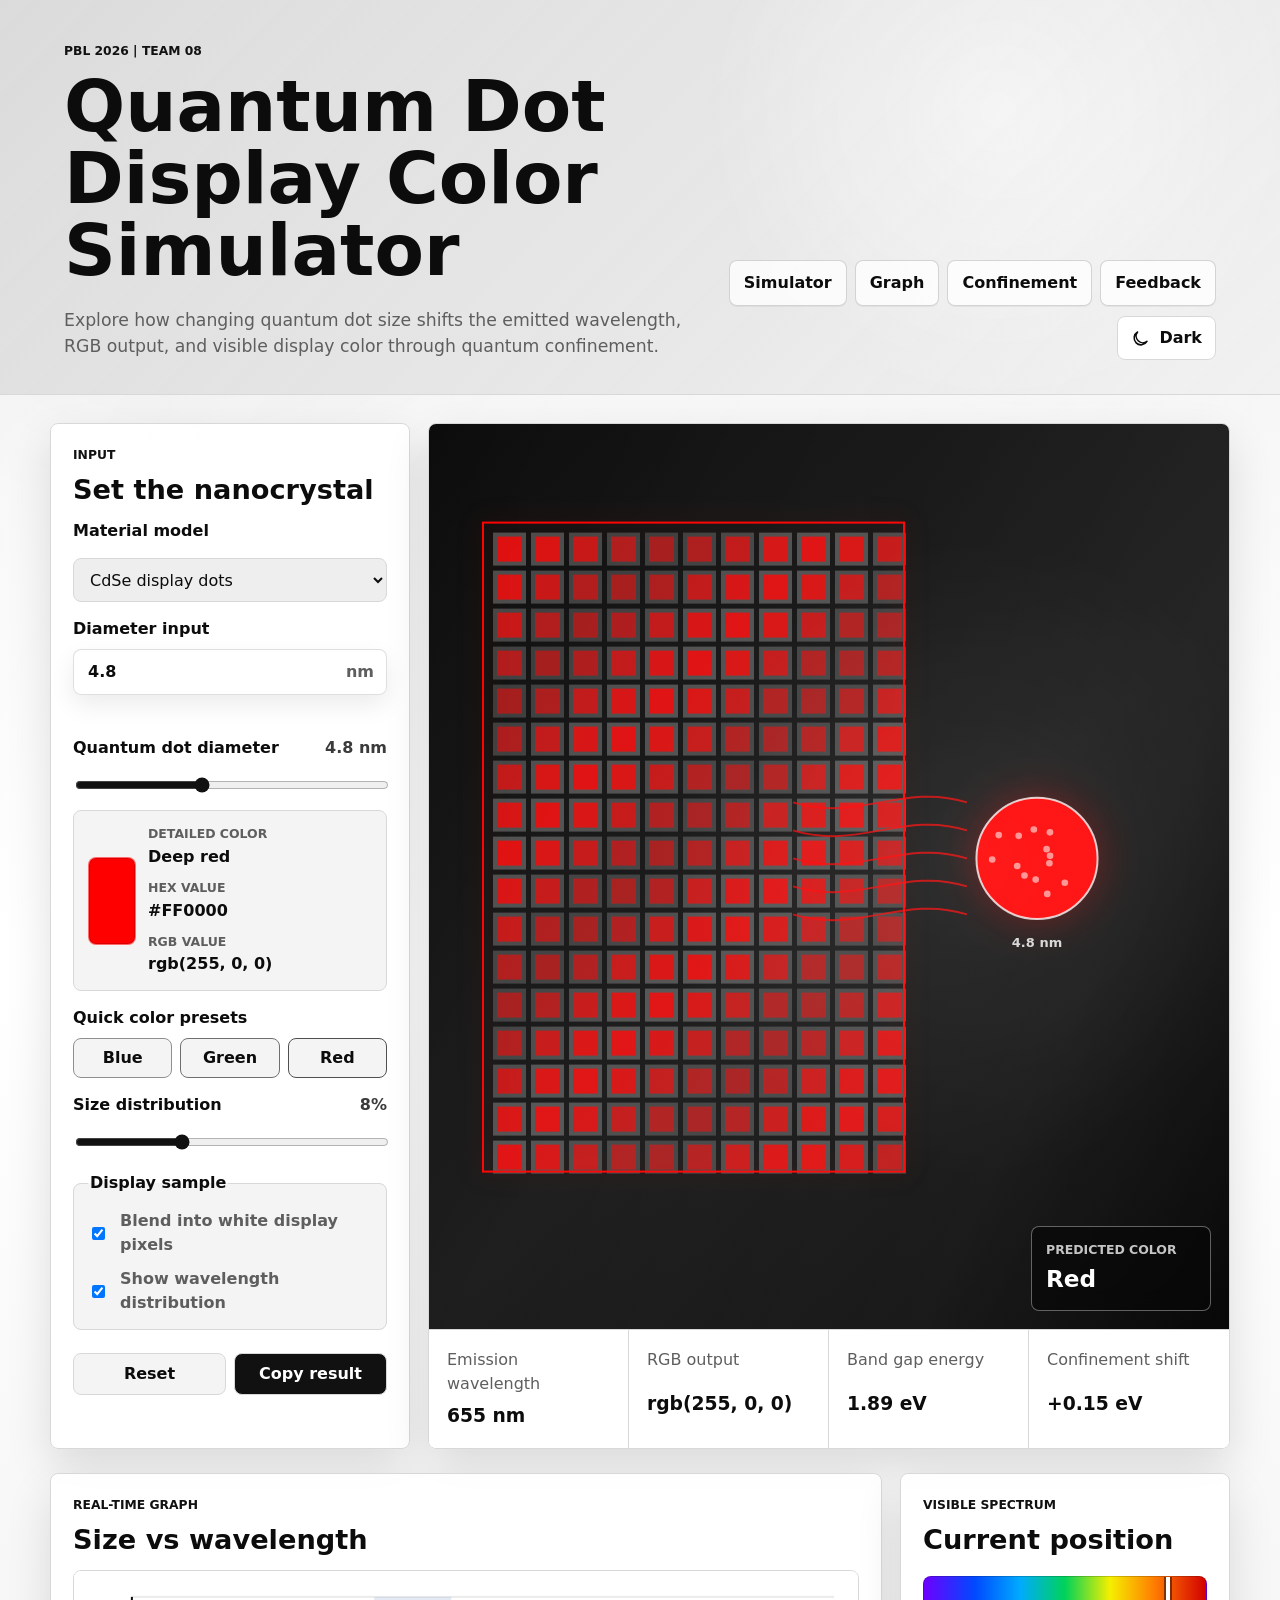
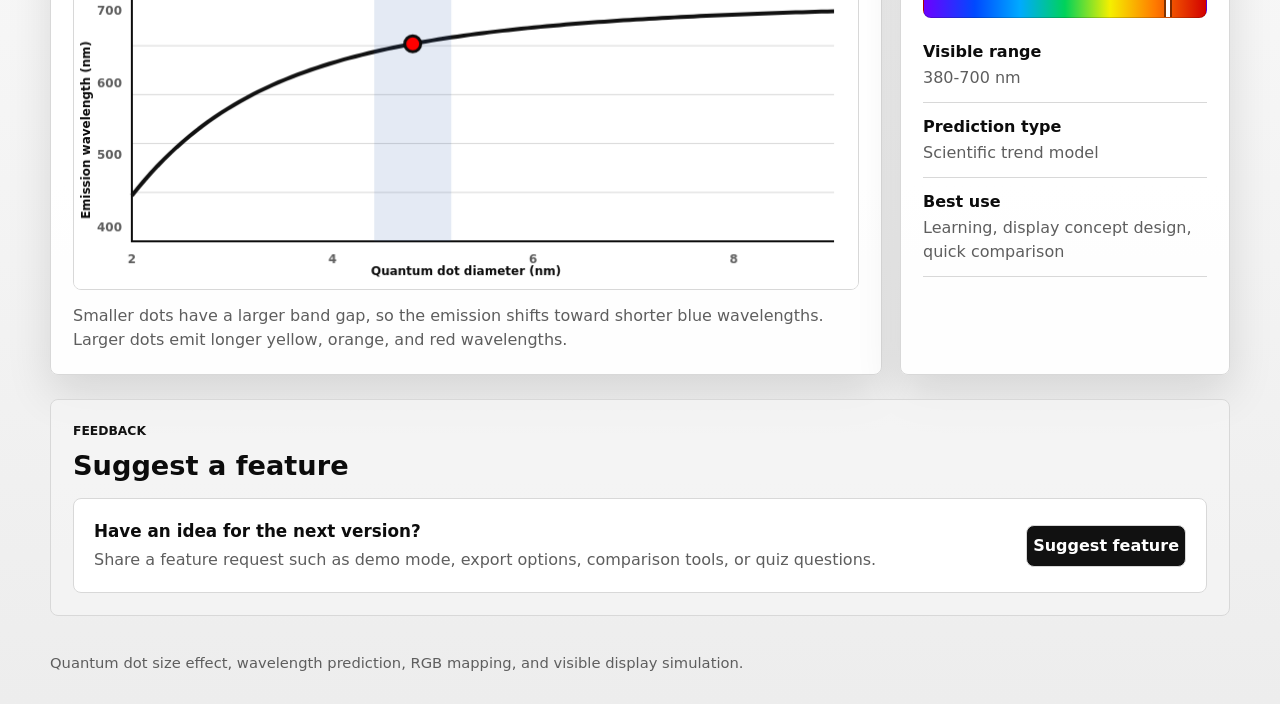
<file: index.html>
<!doctype html>
<html lang="en">
  <head>
    <meta charset="utf-8">
    <meta name="viewport" content="width=device-width, initial-scale=1">
    <title>Quantum Dot Display Color Simulator</title>
    <link rel="icon" href="data:,">
    <link rel="stylesheet" href="styles.css">
  </head>
  <body>
    <header class="app-header">
      <div>
        <p class="eyebrow">PBL 2026 | Team 08</p>
        <h1>Quantum Dot Display Color Simulator</h1>
        <p class="intro">
          Explore how changing quantum dot size shifts the emitted wavelength, RGB output,
          and visible display color through quantum confinement.
        </p>
      </div>
      <div class="header-tools">
        <nav aria-label="Page sections">
          <a href="#simulator">Simulator</a>
          <a href="#graph">Graph</a>
          <a href="confinement.html">Confinement</a>
          <a href="#feedback">Feedback</a>
        </nav>
        <button id="themeToggle" class="icon-toggle" type="button" aria-label="Switch to dark mode">
          <svg class="moon-icon" viewBox="0 0 24 24" aria-hidden="true">
            <path d="M20.2 15.7A8.5 8.5 0 0 1 8.3 3.8 8.7 8.7 0 1 0 20.2 15.7Z"></path>
          </svg>
          <svg class="sun-icon" viewBox="0 0 24 24" aria-hidden="true">
            <circle cx="12" cy="12" r="4"></circle>
            <path d="M12 2v2M12 20v2M4.9 4.9l1.4 1.4M17.7 17.7l1.4 1.4M2 12h2M20 12h2M4.9 19.1l1.4-1.4M17.7 6.3l1.4-1.4"></path>
          </svg>
          <span id="themeLabel">Dark</span>
        </button>
      </div>
    </header>

    <main>
      <section id="simulator" class="simulator-layout" aria-label="Quantum dot simulator">
        <form class="control-panel" aria-label="Simulation controls">
          <div class="panel-title">
            <p class="eyebrow">Input</p>
            <h2>Set the nanocrystal</h2>
          </div>

          <label for="material">Material model</label>
          <select id="material" name="material">
            <option value="cdse">CdSe display dots</option>
            <option value="inp">InP display dots</option>
            <option value="perovskite">Perovskite dots</option>
          </select>

          <div class="manual-diameter">
            <label for="diameterNumber">Diameter input</label>
            <div class="diameter-input-row">
              <input id="diameterNumber" name="diameterNumber" type="text" value="4.8" inputmode="decimal" autocomplete="off" aria-describedby="diameterWarning">
              <span>nm</span>
            </div>
            <p id="diameterWarning" class="warning-text" aria-live="polite"></p>
          </div>

          <div class="range-row">
            <label for="diameter">Quantum dot diameter</label>
            <output id="diameterValue" for="diameter">4.8 nm</output>
          </div>
          <input id="diameter" name="diameter" type="range" min="2" max="9" step="0.1" value="4.8">

          <section class="color-details" aria-label="Predicted color data">
            <div class="color-swatch" id="inputColorSwatch" aria-hidden="true"></div>
            <div>
              <span>Detailed color</span>
              <strong id="detailedColorName">Deep red</strong>
            </div>
            <div>
              <span>HEX value</span>
              <strong id="hexMetric">#FF2A00</strong>
            </div>
            <div>
              <span>RGB value</span>
              <strong id="inputRgbMetric">rgb(255, 42, 0)</strong>
            </div>
          </section>

          <div>
            <label>Quick color presets</label>
            <div class="preset-grid" aria-label="Quantum dot color presets">
              <button type="button" class="preset-button" data-preset="blue">Blue</button>
              <button type="button" class="preset-button" data-preset="green">Green</button>
              <button type="button" class="preset-button" data-preset="red">Red</button>
            </div>
          </div>

          <div class="range-row">
            <label for="spread">Size distribution</label>
            <output id="spreadValue" for="spread">8%</output>
          </div>
          <input id="spread" name="spread" type="range" min="2" max="20" step="1" value="8">

          <fieldset>
            <legend>Display sample</legend>
            <label class="check-row">
              <input id="compareWhite" type="checkbox" checked>
              Blend into white display pixels
            </label>
            <label class="check-row">
              <input id="showDistribution" type="checkbox" checked>
              Show wavelength distribution
            </label>
          </fieldset>

          <div class="action-row">
            <button id="resetButton" class="secondary-button" type="button">Reset</button>
            <button id="copyButton" class="primary-button" type="button">Copy result</button>
          </div>
          <p id="copyStatus" class="status-text" aria-live="polite"></p>
        </form>

        <section class="results-panel" aria-label="Predicted optical output">
          <div class="visual-stage">
            <canvas id="dotCanvas" width="720" height="420" aria-label="Animated quantum dot display visualization"></canvas>
            <div class="color-chip" id="colorChip">
              <span>Predicted color</span>
              <strong id="colorName">Green</strong>
            </div>
          </div>

          <div class="metric-grid">
            <article>
              <span>Emission wavelength</span>
              <strong id="wavelengthMetric">534 nm</strong>
            </article>
            <article>
              <span>RGB output</span>
              <strong id="rgbMetric">rgb(116, 255, 0)</strong>
            </article>
            <article>
              <span>Band gap energy</span>
              <strong id="energyMetric">2.32 eV</strong>
            </article>
            <article>
              <span>Confinement shift</span>
              <strong id="shiftMetric">+0.58 eV</strong>
            </article>
          </div>
        </section>
      </section>

      <section id="graph" class="analysis-grid">
        <article class="analysis-main">
          <div class="section-heading">
            <p class="eyebrow">Real-time graph</p>
            <h2>Size vs wavelength</h2>
          </div>
          <canvas id="curveCanvas" width="900" height="430" aria-label="Size versus wavelength graph"></canvas>
          <p class="helper-text">
            Smaller dots have a larger band gap, so the emission shifts toward shorter blue wavelengths.
            Larger dots emit longer yellow, orange, and red wavelengths.
          </p>
        </article>

        <aside class="spectrum-card">
          <div class="section-heading">
            <p class="eyebrow">Visible spectrum</p>
            <h2>Current position</h2>
          </div>
          <div class="spectrum-bar" aria-hidden="true">
            <span id="spectrumMarker"></span>
          </div>
          <dl>
            <div>
              <dt>Visible range</dt>
              <dd>380-700 nm</dd>
            </div>
            <div>
              <dt>Prediction type</dt>
              <dd>Scientific trend model</dd>
            </div>
            <div>
              <dt>Best use</dt>
              <dd>Learning, display concept design, quick comparison</dd>
            </div>
          </dl>
        </aside>
      </section>

      <section class="choices-section" aria-label="Website feature choices">
        <div class="section-heading">
          <p class="eyebrow">Feedback</p>
          <h2>Suggest a feature</h2>
        </div>
        <div id="feedback" class="feedback-card">
          <div>
            <h3>Have an idea for the next version?</h3>
          <p>
              Share a feature request such as demo mode, export options, comparison tools, or quiz questions.
          </p>
        </div>
          <button id="openFeedback" class="primary-button" type="button">Suggest feature</button>
        </div>
      </section>
    </main>

    <footer>
      <p>Quantum dot size effect, wavelength prediction, RGB mapping, and visible display simulation.</p>
    </footer>

    <dialog id="feedbackDialog" class="feedback-dialog" aria-labelledby="feedbackTitle">
      <form method="dialog" class="feedback-form">
        <div class="dialog-heading">
          <div>
            <p class="eyebrow">Feature request</p>
            <h2 id="feedbackTitle">What should be added?</h2>
          </div>
          <button id="closeFeedback" class="icon-only" type="button" aria-label="Close feedback popup">x</button>
        </div>
        <label for="featureName">Feature name</label>
        <input id="featureName" name="featureName" type="text" placeholder="Example: material comparison">
        <label for="featureDetails">Short description</label>
        <textarea id="featureDetails" name="featureDetails" rows="4" placeholder="Describe how this feature should work."></textarea>
        <div class="action-row">
          <button class="secondary-button" value="cancel" type="button" id="cancelFeedback">Cancel</button>
          <button class="primary-button" value="submit" type="submit">Save idea</button>
        </div>
        <p id="feedbackStatus" class="status-text" aria-live="polite"></p>
      </form>
    </dialog>

    <script src="app.js"></script>
  </body>
</html>
</file>
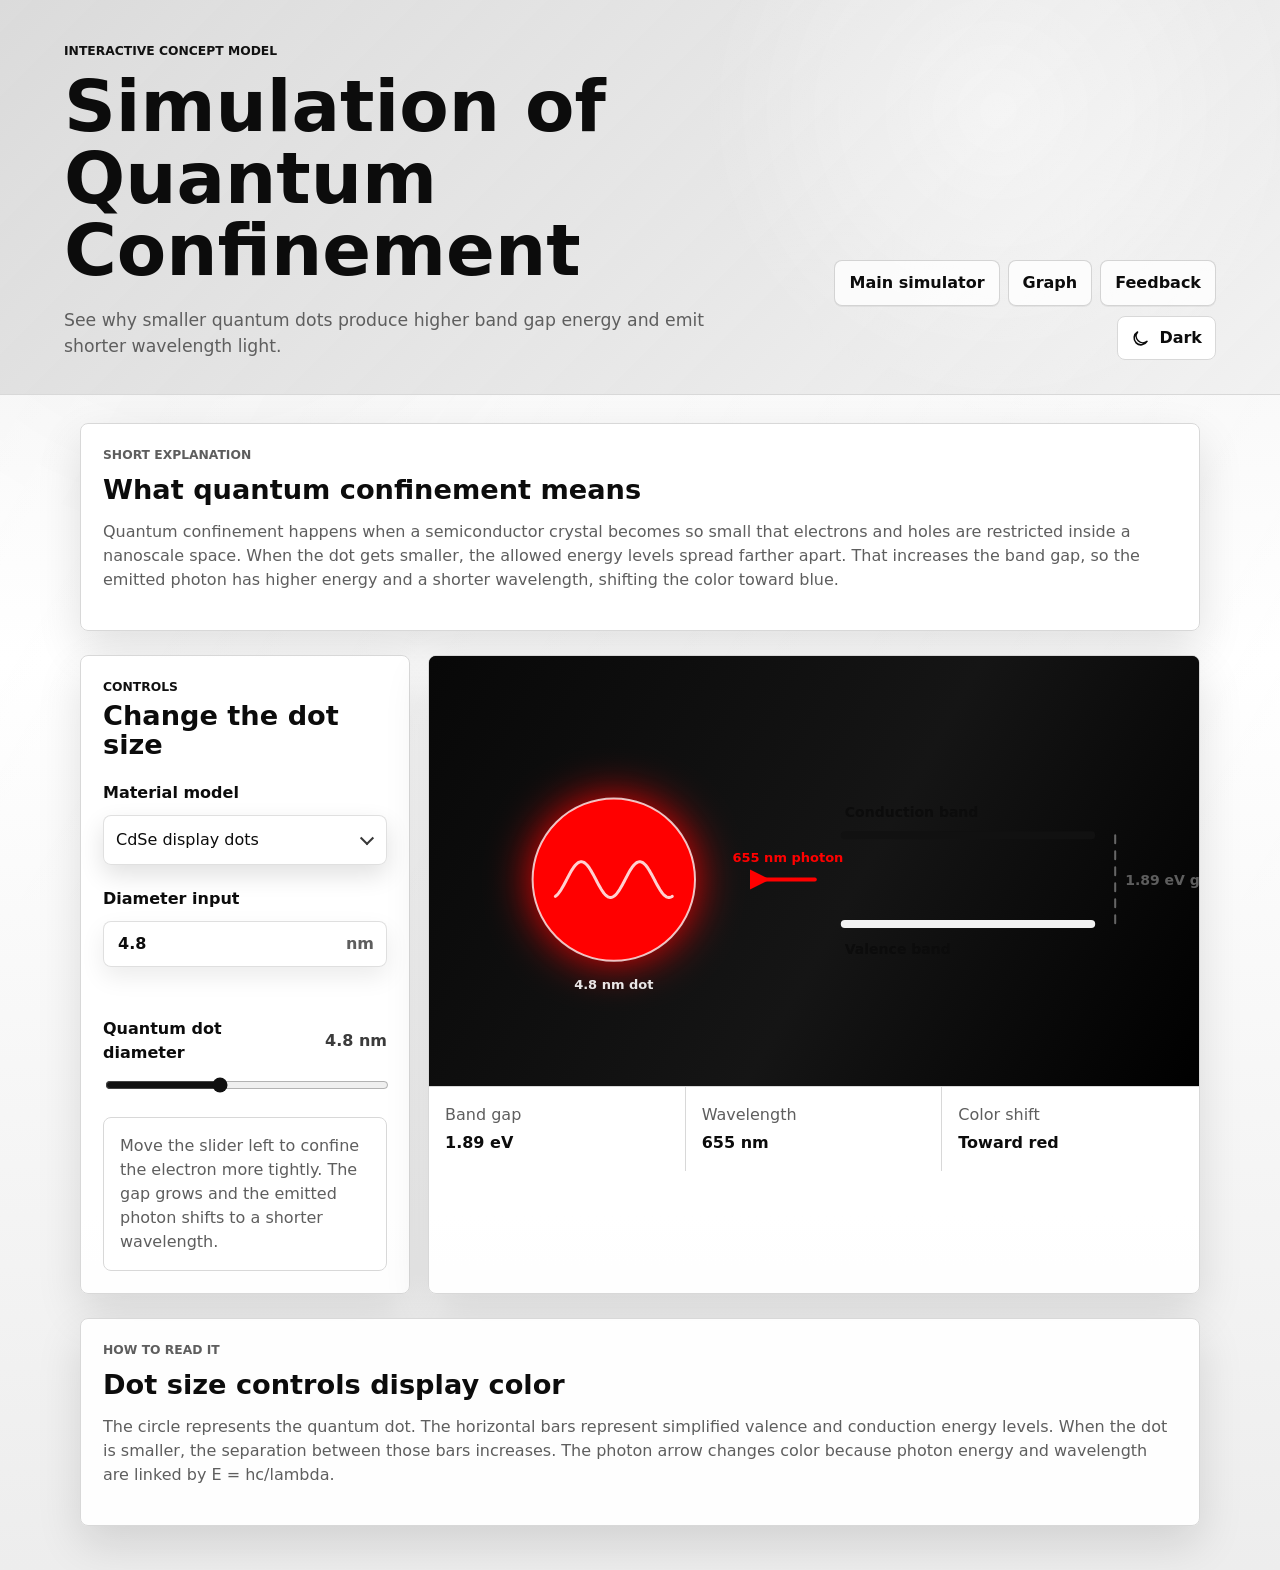
<file: confinement.html>
<!doctype html>
<html lang="en">
  <head>
    <meta charset="utf-8">
    <meta name="viewport" content="width=device-width, initial-scale=1">
    <title>Simulation of Quantum Confinement</title>
    <link rel="icon" href="data:,">
    <link rel="stylesheet" href="styles.css">
  </head>
  <body>
    <header class="app-header subpage-header">
      <div>
        <p class="eyebrow">Interactive concept model</p>
        <h1>Simulation of Quantum Confinement</h1>
        <p class="intro">
          See why smaller quantum dots produce higher band gap energy and emit
          shorter wavelength light.
        </p>
      </div>
      <div class="header-tools">
        <nav aria-label="Confinement page navigation">
          <a href="index.html">Main simulator</a>
          <a href="index.html#graph">Graph</a>
          <a href="index.html#feedback">Feedback</a>
        </nav>
        <button id="themeToggle" class="icon-toggle" type="button" aria-label="Switch to dark mode">
          <svg class="moon-icon" viewBox="0 0 24 24" aria-hidden="true">
            <path d="M20.2 15.7A8.5 8.5 0 0 1 8.3 3.8 8.7 8.7 0 1 0 20.2 15.7Z"></path>
          </svg>
          <svg class="sun-icon" viewBox="0 0 24 24" aria-hidden="true">
            <circle cx="12" cy="12" r="4"></circle>
            <path d="M12 2v2M12 20v2M4.9 4.9l1.4 1.4M17.7 17.7l1.4 1.4M2 12h2M20 12h2M4.9 19.1l1.4-1.4M17.7 6.3l1.4-1.4"></path>
          </svg>
          <span id="themeLabel">Dark</span>
        </button>
      </div>
    </header>

    <main class="subpage-main">
      <section class="explain-panel">
        <div class="section-heading">
          <p class="eyebrow">Short explanation</p>
          <h2>What quantum confinement means</h2>
        </div>
        <p>
          Quantum confinement happens when a semiconductor crystal becomes so small
          that electrons and holes are restricted inside a nanoscale space. When the
          dot gets smaller, the allowed energy levels spread farther apart. That
          increases the band gap, so the emitted photon has higher energy and a
          shorter wavelength, shifting the color toward blue.
        </p>
      </section>

      <section class="confinement-layout" aria-label="Quantum confinement simulation">
        <aside class="info-panel">
          <div class="panel-title">
            <p class="eyebrow">Controls</p>
            <h2>Change the dot size</h2>
          </div>

          <div class="control-group">
            <label for="confMaterial">Material model</label>
            <div class="select-shell">
              <select id="confMaterial" name="confMaterial">
                <option value="cdse">CdSe display dots</option>
                <option value="inp">InP display dots</option>
                <option value="perovskite">Perovskite dots</option>
              </select>
            </div>
          </div>

          <div class="control-group manual-diameter">
            <label for="confDiameterNumber">Diameter input</label>
            <div class="diameter-input-row">
              <input id="confDiameterNumber" name="confDiameterNumber" type="text" value="4.8" inputmode="decimal" autocomplete="off" aria-describedby="confDiameterWarning">
              <span>nm</span>
            </div>
            <p id="confDiameterWarning" class="warning-text" aria-live="polite"></p>
          </div>

          <div class="control-group">
            <div class="range-row">
              <label for="confDiameter">Quantum dot diameter</label>
              <output id="confDiameterValue" for="confDiameter">4.8 nm</output>
            </div>
            <input id="confDiameter" name="confDiameter" type="range" min="2" max="9" step="0.1" value="4.8">
          </div>

          <p class="helper-text">
            Move the slider left to confine the electron more tightly. The gap grows
            and the emitted photon shifts to a shorter wavelength.
          </p>
        </aside>

        <section class="simulation-panel">
          <canvas id="confCanvas" width="900" height="430" aria-label="Quantum confinement band gap simulation"></canvas>
          <div class="mini-metrics">
            <article>
              <span>Band gap</span>
              <strong id="confEnergy">2.32 eV</strong>
            </article>
            <article>
              <span>Wavelength</span>
              <strong id="confWavelength">534 nm</strong>
            </article>
            <article>
              <span>Color shift</span>
              <strong id="confShift">Toward green</strong>
            </article>
          </div>
        </section>
      </section>

      <section class="explain-panel">
        <div class="section-heading">
          <p class="eyebrow">How to read it</p>
          <h2>Dot size controls display color</h2>
        </div>
        <p>
          The circle represents the quantum dot. The horizontal bars represent
          simplified valence and conduction energy levels. When the dot is smaller,
          the separation between those bars increases. The photon arrow changes color
          because photon energy and wavelength are linked by E = hc/lambda.
        </p>
      </section>
    </main>

    <script src="confinement.js"></script>
  </body>
</html>
</file>
<file: styles.css>
:root {
  color-scheme: light;
  --ink: #0c0c0c;
  --muted: #5e5e5e;
  --line: #d8d8d8;
  --panel: #ffffff;
  --panel-soft: #f4f4f4;
  --field: #eeeeee;
  --page-top: #f1f1f1;
  --page-mid: #ffffff;
  --page-bottom: #ededed;
  --header-bg: #eeeeee;
  --canvas-bg: #ffffff;
  --accent: #111111;
  --accent-2: #3b3b3b;
  --warning: #3b3b3b;
  --shadow: 0 18px 45px rgba(0, 0, 0, 0.12);
  --shadow-lift: 0 24px 62px rgba(0, 0, 0, 0.18);
  --motion-fast: 160ms;
  --motion-med: 260ms;
  --motion-slow: 620ms;
  --ease-out: cubic-bezier(0.22, 1, 0.36, 1);
}

[data-theme="dark"] {
  color-scheme: dark;
  --ink: #f6f6f6;
  --muted: #b8b8b8;
  --line: #333333;
  --panel: #101010;
  --panel-soft: #171717;
  --field: #080808;
  --page-top: #000000;
  --page-mid: #080808;
  --page-bottom: #0f0f0f;
  --header-bg: #050505;
  --canvas-bg: #111111;
  --accent: #ffffff;
  --accent-2: #d7d7d7;
  --warning: #c9c9c9;
  --shadow: 0 18px 45px rgba(0, 0, 0, 0.28);
  --shadow-lift: 0 26px 68px rgba(0, 0, 0, 0.42);
}

* {
  box-sizing: border-box;
}

html {
  scroll-behavior: smooth;
}

body {
  margin: 0;
  color: var(--ink);
  background:
    linear-gradient(180deg, var(--page-top) 0%, var(--page-mid) 42%, var(--page-bottom) 100%);
  font-family: Inter, ui-sans-serif, system-ui, -apple-system, BlinkMacSystemFont, "Segoe UI", sans-serif;
  line-height: 1.5;
  text-rendering: optimizeLegibility;
}

body::before {
  position: fixed;
  inset: 0;
  z-index: -1;
  content: "";
  pointer-events: none;
  background:
    radial-gradient(circle at 16% 18%, rgba(0, 0, 0, 0.06), transparent 24rem),
    radial-gradient(circle at 82% 8%, rgba(255, 255, 255, 0.3), transparent 22rem),
    linear-gradient(120deg, transparent, rgba(255, 255, 255, 0.18), transparent);
  background-size: 100% 100%, 100% 100%, 240% 240%;
  opacity: 0.72;
  animation: ambientShift 16s var(--ease-out) infinite alternate;
}

button,
input,
select {
  font: inherit;
}

button,
a,
select,
input,
textarea {
  transition:
    background-color var(--motion-med) var(--ease-out),
    border-color var(--motion-med) var(--ease-out),
    box-shadow var(--motion-med) var(--ease-out),
    color var(--motion-med) var(--ease-out),
    opacity var(--motion-med) var(--ease-out),
    transform var(--motion-med) var(--ease-out);
}

button:focus-visible,
a:focus-visible,
select:focus-visible,
input:focus-visible,
textarea:focus-visible {
  outline: 3px solid color-mix(in srgb, var(--accent) 44%, transparent);
  outline-offset: 3px;
}

.app-header {
  min-height: 360px;
  display: grid;
  grid-template-columns: minmax(0, 1fr) minmax(250px, auto);
  gap: 28px;
  align-items: end;
  padding: 42px 64px 34px;
  border-bottom: 1px solid var(--line);
  background:
    linear-gradient(135deg, rgba(0, 0, 0, 0.08), rgba(255, 255, 255, 0.18)),
    radial-gradient(circle at 78% 28%, rgba(255, 255, 255, 0.72), transparent 28%),
    var(--header-bg);
  overflow: hidden;
}

.app-header > div {
  animation: fadeSlideUp var(--motion-slow) var(--ease-out) both;
}

.app-header > div:nth-child(2) {
  animation-delay: 90ms;
}

[data-theme="dark"] .app-header {
  background:
    linear-gradient(135deg, rgba(255, 255, 255, 0.08), rgba(255, 255, 255, 0.03)),
    radial-gradient(circle at 78% 28%, rgba(255, 255, 255, 0.1), transparent 28%),
    var(--header-bg);
}

.app-header h1 {
  max-width: 860px;
  margin: 0;
  font-size: 4.5rem;
  line-height: 1;
  letter-spacing: 0;
}

.intro {
  max-width: 680px;
  margin: 22px 0 0;
  color: var(--muted);
  font-size: 1.08rem;
}

.eyebrow {
  margin: 0 0 10px;
  color: var(--accent);
  font-size: 0.77rem;
  font-weight: 800;
  letter-spacing: 0;
  text-transform: uppercase;
}

nav {
  display: flex;
  flex-wrap: wrap;
  gap: 8px;
  justify-content: flex-end;
}

.header-tools {
  display: grid;
  gap: 10px;
  justify-items: end;
}

nav a {
  min-width: 84px;
  padding: 10px 14px;
  border: 1px solid rgba(0, 0, 0, 0.16);
  border-radius: 8px;
  color: var(--ink);
  background: rgba(255, 255, 255, 0.78);
  text-align: center;
  text-decoration: none;
  font-weight: 700;
  box-shadow: 0 1px 0 rgba(0, 0, 0, 0.05);
}

nav a:hover {
  border-color: color-mix(in srgb, var(--accent) 36%, var(--line));
  background: color-mix(in srgb, var(--panel) 76%, var(--accent) 8%);
  transform: translateY(-2px);
  box-shadow: 0 10px 24px rgba(0, 0, 0, 0.1);
}

nav a:active,
.icon-toggle:active,
.primary-button:active,
.secondary-button:active,
.preset-button:active {
  transform: translateY(0) scale(0.98);
}

[data-theme="dark"] nav a {
  border-color: var(--line);
  background: rgba(18, 18, 18, 0.78);
}

.icon-toggle,
.primary-button,
.secondary-button,
.preset-button {
  border-radius: 8px;
  cursor: pointer;
  font-weight: 800;
}

.icon-toggle {
  display: inline-flex;
  align-items: center;
  gap: 9px;
  min-height: 42px;
  padding: 9px 13px;
  border: 1px solid var(--line);
  color: var(--ink);
  background: var(--panel);
}

.icon-toggle:hover,
.secondary-button:hover,
.preset-button:hover {
  border-color: color-mix(in srgb, var(--accent) 40%, var(--line));
  background: color-mix(in srgb, var(--panel-soft) 80%, var(--accent) 8%);
  transform: translateY(-2px);
  box-shadow: 0 12px 24px rgba(0, 0, 0, 0.1);
}

.icon-toggle svg {
  width: 19px;
  height: 19px;
  fill: none;
  stroke: currentColor;
  stroke-linecap: round;
  stroke-linejoin: round;
  stroke-width: 2;
}

.icon-toggle:hover svg {
  transform: rotate(-12deg) scale(1.08);
}

.sun-icon {
  display: none;
}

[data-theme="dark"] .sun-icon {
  display: block;
}

[data-theme="dark"] .moon-icon {
  display: none;
}

main {
  display: grid;
  gap: 24px;
  width: min(1180px, calc(100% - 32px));
  margin: 28px auto 36px;
}

main > section {
  animation: fadeSlideUp 720ms var(--ease-out) both;
  animation-delay: calc(var(--section-index, 0) * 80ms);
}

main > section:nth-child(1) {
  --section-index: 1;
}

main > section:nth-child(2) {
  --section-index: 2;
}

main > section:nth-child(3) {
  --section-index: 3;
}

.simulator-layout,
.analysis-grid,
.comparison-grid,
.research-grid,
.choice-grid,
.host-section {
  display: grid;
  gap: 18px;
}

.simulator-layout {
  grid-template-columns: minmax(300px, 360px) minmax(0, 1fr);
  align-items: stretch;
}

.control-panel,
.results-panel,
.analysis-main,
.spectrum-card,
.comparison-grid article,
.research-grid article,
.choice-grid article,
.host-section {
  border: 1px solid var(--line);
  border-radius: 8px;
  background: color-mix(in srgb, var(--panel) 92%, transparent);
  box-shadow: var(--shadow);
}

.control-panel,
.results-panel,
.analysis-main,
.spectrum-card,
.choices-section,
.feedback-card,
.info-panel,
.simulation-panel,
.explain-panel {
  transition:
    border-color var(--motion-med) var(--ease-out),
    box-shadow var(--motion-med) var(--ease-out),
    transform var(--motion-med) var(--ease-out),
    background-color var(--motion-med) var(--ease-out);
}

.control-panel:hover,
.results-panel:hover,
.analysis-main:hover,
.spectrum-card:hover,
.choices-section:hover,
.info-panel:hover,
.simulation-panel:hover,
.explain-panel:hover {
  border-color: color-mix(in srgb, var(--accent) 28%, var(--line));
  box-shadow: var(--shadow-lift);
  transform: translateY(-2px);
}

.control-panel {
  display: grid;
  align-content: start;
  gap: 15px;
  padding: 22px;
}

.panel-title h2,
.section-heading h2,
.host-section h2 {
  margin: 0;
  font-size: 1.7rem;
  line-height: 1.08;
  letter-spacing: 0;
}

label,
legend,
dt {
  color: var(--ink);
  font-weight: 800;
}

select,
input[type="range"] {
  width: 100%;
}

select {
  height: 44px;
  padding: 0 12px;
  border: 1px solid var(--line);
  border-radius: 8px;
  background: var(--field);
  color: var(--ink);
}

select:hover,
.feedback-form input:hover,
.feedback-form textarea:hover {
  border-color: color-mix(in srgb, var(--accent) 34%, var(--line));
}

.manual-diameter {
  display: grid;
  gap: 8px;
}

.diameter-input-row {
  display: grid;
  grid-template-columns: minmax(0, 1fr) auto;
  align-items: center;
  gap: 10px;
  min-height: 46px;
  padding: 0 12px;
  border: 1px solid color-mix(in srgb, var(--line) 80%, transparent);
  border-radius: 8px;
  background: color-mix(in srgb, var(--panel) 68%, transparent);
  box-shadow:
    inset 0 1px 0 rgba(255, 255, 255, 0.08),
    0 10px 24px rgba(0, 0, 0, 0.08);
  backdrop-filter: blur(16px);
  transition:
    border-color var(--motion-med) var(--ease-out),
    box-shadow var(--motion-med) var(--ease-out),
    transform var(--motion-med) var(--ease-out);
}

.diameter-input-row:hover,
.diameter-input-row:focus-within {
  border-color: color-mix(in srgb, var(--accent) 36%, var(--line));
  box-shadow:
    inset 0 1px 0 rgba(255, 255, 255, 0.1),
    0 16px 34px rgba(0, 0, 0, 0.14);
  transform: translateY(-1px);
}

.diameter-input-row input {
  width: 100%;
  min-width: 0;
  border: 0;
  color: var(--ink);
  background: transparent;
  font-weight: 850;
}

.diameter-input-row input:focus {
  outline: 0;
}

.diameter-input-row span {
  color: var(--muted);
  font-weight: 900;
}

.diameter-input-row.is-invalid {
  border-color: #ffffff;
  box-shadow:
    inset 0 0 0 1px #ffffff,
    0 14px 30px rgba(255, 255, 255, 0.12);
}

[data-theme="light"] .diameter-input-row.is-invalid {
  border-color: #000000;
  box-shadow:
    inset 0 0 0 1px #000000,
    0 14px 30px rgba(0, 0, 0, 0.12);
}

.warning-text {
  min-height: 18px;
  margin: 0;
  color: var(--accent-2);
  font-size: 0.82rem;
  font-weight: 850;
  line-height: 1.35;
}

.color-details {
  display: grid;
  grid-template-columns: 48px minmax(0, 1fr);
  gap: 10px 12px;
  align-items: center;
  padding: 14px;
  border: 1px solid var(--line);
  border-radius: 8px;
  background: var(--panel-soft);
  transition:
    border-color var(--motion-med) var(--ease-out),
    box-shadow var(--motion-med) var(--ease-out),
    transform var(--motion-med) var(--ease-out);
}

.color-details:hover {
  border-color: color-mix(in srgb, var(--live-color, var(--accent)) 45%, var(--line));
  box-shadow: 0 16px 34px color-mix(in srgb, var(--live-color, var(--accent)) 16%, transparent);
  transform: translateY(-1px);
}

.color-details > div:not(.color-swatch) {
  display: grid;
  gap: 1px;
  min-width: 0;
}

.color-details span {
  color: var(--muted);
  font-size: 0.78rem;
  font-weight: 800;
  text-transform: uppercase;
}

.color-details strong {
  overflow-wrap: anywhere;
}

.color-swatch {
  grid-row: span 3;
  width: 48px;
  height: 88px;
  border: 1px solid rgba(255, 255, 255, 0.42);
  border-radius: 8px;
  background: var(--live-color, #ff2a00);
  box-shadow: inset 0 0 0 1px rgba(0, 0, 0, 0.14);
  transition:
    background-color var(--motion-med) var(--ease-out),
    box-shadow var(--motion-med) var(--ease-out),
    transform var(--motion-med) var(--ease-out);
  animation: swatchPulse 2.8s var(--ease-out) infinite;
}

.color-details:hover .color-swatch {
  transform: scale(1.04);
}

.preset-grid,
.action-row {
  display: grid;
  grid-template-columns: repeat(3, minmax(0, 1fr));
  gap: 8px;
  margin-top: 8px;
}

.preset-button {
  min-height: 40px;
  border: 1px solid var(--line);
  color: var(--ink);
  background: var(--panel-soft);
  position: relative;
  overflow: hidden;
}

.preset-button::after,
.primary-button::after {
  position: absolute;
  inset: 0;
  content: "";
  background: linear-gradient(120deg, transparent 0%, rgba(255, 255, 255, 0.26) 48%, transparent 100%);
  transform: translateX(-120%);
  transition: transform 520ms var(--ease-out);
}

.preset-button:hover::after,
.primary-button:hover::after {
  transform: translateX(120%);
}

.preset-button:nth-child(1) {
  border-color: #8f8f8f;
}

.preset-button:nth-child(2) {
  border-color: #6f6f6f;
}

.preset-button:nth-child(3) {
  border-color: #4f4f4f;
}

.action-row {
  grid-template-columns: 1fr 1fr;
}

.primary-button,
.secondary-button {
  min-height: 42px;
  border: 1px solid var(--line);
  position: relative;
  overflow: hidden;
}

.primary-button {
  color: var(--panel);
  background: var(--accent);
}

.primary-button:hover {
  background: color-mix(in srgb, var(--accent) 86%, #000000 14%);
  transform: translateY(-2px);
  box-shadow: 0 14px 28px color-mix(in srgb, var(--accent) 26%, transparent);
}

.secondary-button {
  color: var(--ink);
  background: var(--panel-soft);
}

.status-text {
  min-height: 20px;
  margin: -4px 0 0;
  color: var(--accent-2);
  font-size: 0.9rem;
  font-weight: 800;
}

input[type="range"] {
  accent-color: var(--accent);
  cursor: pointer;
}

.range-row,
.check-row {
  display: flex;
  align-items: center;
  justify-content: space-between;
  gap: 12px;
}

output {
  min-width: 74px;
  color: var(--accent-2);
  font-weight: 900;
  text-align: right;
}

fieldset {
  display: grid;
  gap: 10px;
  margin: 4px 0 0;
  padding: 14px;
  border: 1px solid var(--line);
  border-radius: 8px;
  background: var(--panel-soft);
  transition:
    border-color var(--motion-med) var(--ease-out),
    box-shadow var(--motion-med) var(--ease-out);
}

fieldset:hover {
  border-color: color-mix(in srgb, var(--accent) 28%, var(--line));
  box-shadow: inset 0 0 0 1px color-mix(in srgb, var(--accent) 10%, transparent);
}

.check-row {
  justify-content: flex-start;
  color: var(--muted);
  font-weight: 700;
}

.results-panel {
  display: grid;
  grid-template-rows: minmax(320px, 1fr) auto;
  overflow: hidden;
}

.visual-stage {
  position: relative;
  min-height: 320px;
  background: #0d0d0d;
  isolation: isolate;
}

.visual-stage::after {
  position: absolute;
  inset: 0;
  z-index: 1;
  content: "";
  pointer-events: none;
  background:
    linear-gradient(115deg, transparent 0%, rgba(255, 255, 255, 0.08) 42%, transparent 58%),
    radial-gradient(circle at 68% 48%, rgba(255, 255, 255, 0.08), transparent 20rem);
  background-size: 220% 100%, 100% 100%;
  opacity: 0.72;
  mix-blend-mode: screen;
  animation: stageSweep 7s var(--ease-out) infinite;
}

canvas {
  display: block;
  width: 100%;
  max-width: 100%;
}

#dotCanvas {
  height: 100%;
  min-height: 320px;
}

.color-chip {
  position: absolute;
  right: 18px;
  bottom: 18px;
  display: grid;
  gap: 2px;
  min-width: 180px;
  padding: 14px;
  border: 1px solid rgba(255, 255, 255, 0.36);
  border-radius: 8px;
  color: #ffffff;
  background: rgba(8, 8, 8, 0.7);
  backdrop-filter: blur(12px);
  z-index: 2;
  transition:
    border-color var(--motion-med) var(--ease-out),
    transform var(--motion-med) var(--ease-out),
    box-shadow var(--motion-med) var(--ease-out);
}

.visual-stage:hover .color-chip {
  border-color: color-mix(in srgb, var(--live-color, #ffffff) 55%, rgba(255, 255, 255, 0.36));
  box-shadow: 0 14px 34px color-mix(in srgb, var(--live-color, #ffffff) 18%, transparent);
  transform: translateY(-3px);
}

.color-chip span {
  font-size: 0.78rem;
  color: rgba(255, 255, 255, 0.76);
  font-weight: 800;
  text-transform: uppercase;
}

.color-chip strong {
  font-size: 1.45rem;
}

.metric-grid {
  display: grid;
  grid-template-columns: repeat(auto-fit, minmax(165px, 1fr));
  border-top: 1px solid var(--line);
}

.metric-grid article {
  display: grid;
  gap: 6px;
  padding: 18px;
  border-right: 1px solid var(--line);
  background: var(--panel);
  transition:
    background-color var(--motion-med) var(--ease-out),
    transform var(--motion-med) var(--ease-out);
}

.metric-grid article:hover {
  background: color-mix(in srgb, var(--panel) 86%, var(--accent) 7%);
  transform: translateY(-1px);
}

.metric-grid article:last-child {
  border-right: 0;
}

.metric-grid span,
.helper-text,
dd,
.research-grid p,
.comparison-grid li,
.host-section p,
footer {
  color: var(--muted);
}

.metric-grid strong {
  overflow-wrap: anywhere;
  font-size: 1.17rem;
}

.analysis-grid {
  grid-template-columns: minmax(0, 1fr) minmax(280px, 330px);
}

.analysis-main,
.spectrum-card,
.comparison-section,
.research-section,
.choices-section {
  padding: 22px;
}

#curveCanvas {
  height: 320px;
  margin-top: 16px;
  border: 1px solid var(--line);
  border-radius: 8px;
  background: var(--canvas-bg);
  transition:
    border-color var(--motion-med) var(--ease-out),
    box-shadow var(--motion-med) var(--ease-out);
}

#curveCanvas:hover {
  border-color: color-mix(in srgb, var(--accent) 36%, var(--line));
  box-shadow: inset 0 0 0 1px color-mix(in srgb, var(--accent) 12%, transparent);
}

.helper-text {
  margin: 14px 0 0;
}

.spectrum-card {
  display: grid;
  align-content: start;
  gap: 22px;
}

.spectrum-bar {
  position: relative;
  height: 42px;
  border: 1px solid rgba(0, 0, 0, 0.18);
  border-radius: 8px;
  background: linear-gradient(90deg, #6d00ff 0%, #0049ff 18%, #00aaff 34%, #00d25a 50%, #f5ef00 66%, #ff7a00 82%, #d20000 100%);
  overflow: hidden;
}

.spectrum-bar::before {
  position: absolute;
  inset: 0;
  content: "";
  background: linear-gradient(90deg, transparent, rgba(255, 255, 255, 0.32), transparent);
  transform: translateX(-120%);
  animation: spectrumShimmer 4.5s var(--ease-out) infinite;
}

.spectrum-bar span {
  position: absolute;
  top: -7px;
  width: 4px;
  height: 54px;
  border-radius: 8px;
  background: #ffffff;
  box-shadow: 0 0 0 2px rgba(0, 0, 0, 0.48);
  transition: left var(--motion-med) var(--ease-out);
}

dl {
  display: grid;
  gap: 12px;
  margin: 0;
}

dl div {
  display: grid;
  gap: 2px;
  padding-bottom: 12px;
  border-bottom: 1px solid var(--line);
}

dd {
  margin: 0;
}

.comparison-section,
.research-section,
.choices-section {
  border: 1px solid var(--line);
  border-radius: 8px;
  background: color-mix(in srgb, var(--panel-soft) 82%, transparent);
}

.feedback-card {
  display: grid;
  grid-template-columns: minmax(0, 1fr) auto;
  gap: 16px;
  align-items: center;
  margin-top: 18px;
  padding: 20px;
  border: 1px solid var(--line);
  border-radius: 8px;
  background: var(--panel);
}

.feedback-card:hover {
  border-color: color-mix(in srgb, var(--accent) 30%, var(--line));
  box-shadow: var(--shadow-lift);
  transform: translateY(-2px);
}

.feedback-card h3,
.feedback-card p {
  margin: 0;
}

.feedback-card p {
  margin-top: 4px;
  color: var(--muted);
}

.feedback-dialog {
  width: min(520px, calc(100% - 32px));
  padding: 0;
  border: 1px solid var(--line);
  border-radius: 8px;
  color: var(--ink);
  background: var(--panel);
  box-shadow: var(--shadow);
  animation: dialogIn 220ms var(--ease-out);
}

.feedback-dialog::backdrop {
  background: rgba(0, 0, 0, 0.48);
}

.feedback-form {
  display: grid;
  gap: 12px;
  padding: 20px;
}

.dialog-heading {
  display: flex;
  align-items: start;
  justify-content: space-between;
  gap: 12px;
}

.dialog-heading h2 {
  margin: 0;
  font-size: 1.45rem;
}

.icon-only {
  width: 36px;
  height: 36px;
  border: 1px solid var(--line);
  border-radius: 8px;
  color: var(--ink);
  background: var(--panel-soft);
  cursor: pointer;
  font-weight: 900;
}

.icon-only:hover {
  border-color: color-mix(in srgb, var(--accent) 32%, var(--line));
  transform: rotate(4deg) scale(1.04);
}

.feedback-form input,
.feedback-form textarea {
  width: 100%;
  border: 1px solid var(--line);
  border-radius: 8px;
  padding: 11px 12px;
  color: var(--ink);
  background: var(--field);
  resize: vertical;
}

.comparison-grid {
  grid-template-columns: repeat(2, minmax(0, 1fr));
  margin-top: 18px;
}

.comparison-grid article,
.research-grid article,
.choice-grid article {
  padding: 20px;
  box-shadow: none;
}

h3 {
  margin: 0 0 12px;
  font-size: 1.05rem;
}

ul {
  display: grid;
  gap: 8px;
  margin: 0;
  padding-left: 20px;
}

.research-grid {
  grid-template-columns: repeat(3, minmax(0, 1fr));
  margin-top: 18px;
}

.choice-grid {
  grid-template-columns: repeat(4, minmax(0, 1fr));
  margin-top: 18px;
}

.research-grid p,
.choice-grid p {
  margin: 0;
}

.application-strip {
  display: flex;
  flex-wrap: wrap;
  gap: 8px;
  margin-top: 18px;
}

.application-strip span {
  padding: 9px 12px;
  border: 1px solid var(--line);
  border-radius: 8px;
  background: var(--panel);
  color: var(--accent);
  font-weight: 800;
}

.host-section {
  grid-template-columns: minmax(0, 1fr) minmax(280px, 460px);
  align-items: center;
  padding: 22px;
}

pre {
  overflow: auto;
  margin: 0;
  padding: 16px;
  border-radius: 8px;
  background: #101010;
  color: #ffffff;
}

footer {
  width: min(1180px, calc(100% - 36px));
  margin: 0 auto 30px;
  font-size: 0.92rem;
}

.page-shell {
  width: min(1120px, calc(100% - 36px));
  margin: 28px auto 44px;
}

.subpage-header {
  min-height: 34vh;
}

.subpage-main {
  display: grid;
  gap: 24px;
  width: min(1120px, calc(100% - 36px));
  margin: 28px auto 44px;
}

.confinement-layout {
  display: grid;
  grid-template-columns: 330px minmax(0, 1fr);
  gap: 18px;
}

.info-panel,
.simulation-panel,
.explain-panel {
  border: 1px solid var(--line);
  border-radius: 8px;
  background: color-mix(in srgb, var(--panel) 92%, transparent);
  box-shadow: var(--shadow);
}

.info-panel,
.explain-panel {
  padding: 22px;
}

.info-panel {
  display: grid;
  align-content: start;
  gap: 22px;
}

.info-panel .panel-title {
  display: grid;
  gap: 4px;
}

.info-panel .eyebrow {
  margin-bottom: 0;
}

.info-panel .helper-text {
  margin: 0;
  padding: 16px;
  border: 1px solid var(--line);
  border-radius: 8px;
  background: color-mix(in srgb, var(--panel) 72%, transparent);
  backdrop-filter: blur(14px);
}

.control-group {
  display: grid;
  gap: 10px;
}

.select-shell {
  position: relative;
  border: 1px solid color-mix(in srgb, var(--line) 78%, transparent);
  border-radius: 8px;
  background: color-mix(in srgb, var(--panel) 62%, transparent);
  box-shadow:
    inset 0 1px 0 rgba(255, 255, 255, 0.08),
    0 10px 24px rgba(0, 0, 0, 0.12);
  backdrop-filter: blur(18px);
  transition:
    border-color var(--motion-med) var(--ease-out),
    box-shadow var(--motion-med) var(--ease-out),
    transform var(--motion-med) var(--ease-out);
}

.select-shell::after {
  position: absolute;
  top: 50%;
  right: 14px;
  width: 8px;
  height: 8px;
  content: "";
  pointer-events: none;
  border-right: 2px solid var(--ink);
  border-bottom: 2px solid var(--ink);
  opacity: 0.82;
  transform: translateY(-68%) rotate(45deg);
  transition: transform var(--motion-med) var(--ease-out);
}

.select-shell:hover,
.select-shell:focus-within {
  border-color: color-mix(in srgb, var(--accent) 36%, var(--line));
  box-shadow:
    inset 0 1px 0 rgba(255, 255, 255, 0.1),
    0 16px 34px rgba(0, 0, 0, 0.18);
  transform: translateY(-1px);
}

.select-shell:hover::after,
.select-shell:focus-within::after {
  transform: translateY(-42%) rotate(45deg);
}

.select-shell select {
  appearance: none;
  height: 48px;
  padding-right: 42px;
  border: 0;
  background: transparent;
}

.select-shell select option {
  color: #111111;
  background: rgba(255, 255, 255, 0.96);
}

.simulation-panel {
  overflow: hidden;
}

.simulation-panel canvas {
  height: 430px;
  background: #0b0b0b;
}

.simulation-panel {
  transition:
    border-color var(--motion-med) var(--ease-out),
    box-shadow var(--motion-med) var(--ease-out),
    transform var(--motion-med) var(--ease-out);
}

.mini-metrics {
  display: grid;
  grid-template-columns: repeat(3, minmax(0, 1fr));
  border-top: 1px solid var(--line);
}

.mini-metrics article {
  display: grid;
  gap: 4px;
  padding: 16px;
  border-right: 1px solid var(--line);
  transition: background-color var(--motion-med) var(--ease-out);
}

.mini-metrics article:hover {
  background: color-mix(in srgb, var(--panel) 85%, var(--accent) 7%);
}

.mini-metrics article:last-child {
  border-right: 0;
}

.mini-metrics span,
.explain-panel p,
.choice-grid p {
  color: var(--muted);
}

@media (max-width: 920px) {
  .app-header,
  .simulator-layout,
  .analysis-grid,
  .comparison-grid,
  .research-grid,
  .choice-grid,
  .confinement-layout,
  .host-section {
    grid-template-columns: 1fr;
  }

  .app-header {
    min-height: auto;
    padding: 34px 28px 30px;
  }

  .app-header h1 {
    font-size: 3.2rem;
  }

  nav,
  .header-tools {
    justify-content: flex-start;
    justify-items: start;
  }

  .metric-grid article {
    border-bottom: 1px solid var(--line);
  }
}

@media (max-width: 560px) {
  .app-header {
    padding: 28px 18px 24px;
  }

  .app-header h1 {
    font-size: 2.45rem;
  }

  .intro {
    font-size: 1rem;
  }

  nav a {
    flex: 1 1 135px;
  }

  main {
    width: min(100% - 20px, 1180px);
    gap: 18px;
  }

  .control-panel,
  .analysis-main,
  .spectrum-card,
  .choices-section {
    padding: 16px;
  }

  .metric-grid article {
    border-right: 0;
    border-bottom: 1px solid var(--line);
  }

  .metric-grid article:last-child {
    border-bottom: 0;
  }

  .color-chip {
    right: 12px;
    left: 12px;
    min-width: 0;
  }

  .preset-grid,
  .action-row,
  .feedback-card,
  .mini-metrics {
    grid-template-columns: 1fr;
  }

  .feedback-card .primary-button {
    width: 100%;
  }

  #curveCanvas,
  .simulation-panel canvas {
    height: 280px;
  }
}

@keyframes ambientShift {
  from {
    background-position: 0% 0%, 100% 0%, 0% 50%;
  }
  to {
    background-position: 8% 4%, 92% 8%, 100% 50%;
  }
}

@keyframes fadeSlideUp {
  from {
    opacity: 0;
    transform: translateY(18px);
  }
  to {
    opacity: 1;
    transform: translateY(0);
  }
}

@keyframes stageSweep {
  0%,
  42% {
    background-position: -120% 0, 0 0;
  }
  100% {
    background-position: 120% 0, 0 0;
  }
}

@keyframes spectrumShimmer {
  0%,
  35% {
    transform: translateX(-120%);
  }
  100% {
    transform: translateX(120%);
  }
}

@keyframes swatchPulse {
  0%,
  100% {
    box-shadow:
      inset 0 0 0 1px rgba(0, 0, 0, 0.14),
      0 0 0 color-mix(in srgb, var(--live-color, #ff2a00) 0%, transparent);
  }
  50% {
    box-shadow:
      inset 0 0 0 1px rgba(0, 0, 0, 0.14),
      0 0 26px color-mix(in srgb, var(--live-color, #ff2a00) 26%, transparent);
  }
}

@keyframes dialogIn {
  from {
    opacity: 0;
    transform: translateY(10px) scale(0.98);
  }
  to {
    opacity: 1;
    transform: translateY(0) scale(1);
  }
}

@media (prefers-reduced-motion: reduce) {
  *,
  *::before,
  *::after {
    scroll-behavior: auto !important;
    animation-duration: 1ms !important;
    animation-iteration-count: 1 !important;
    transition-duration: 1ms !important;
  }
}

@media (min-width: 921px) and (max-width: 1180px) {
  .app-header {
    padding-left: 36px;
    padding-right: 36px;
  }

  .app-header h1 {
    font-size: 3.8rem;
  }
}
</file>
